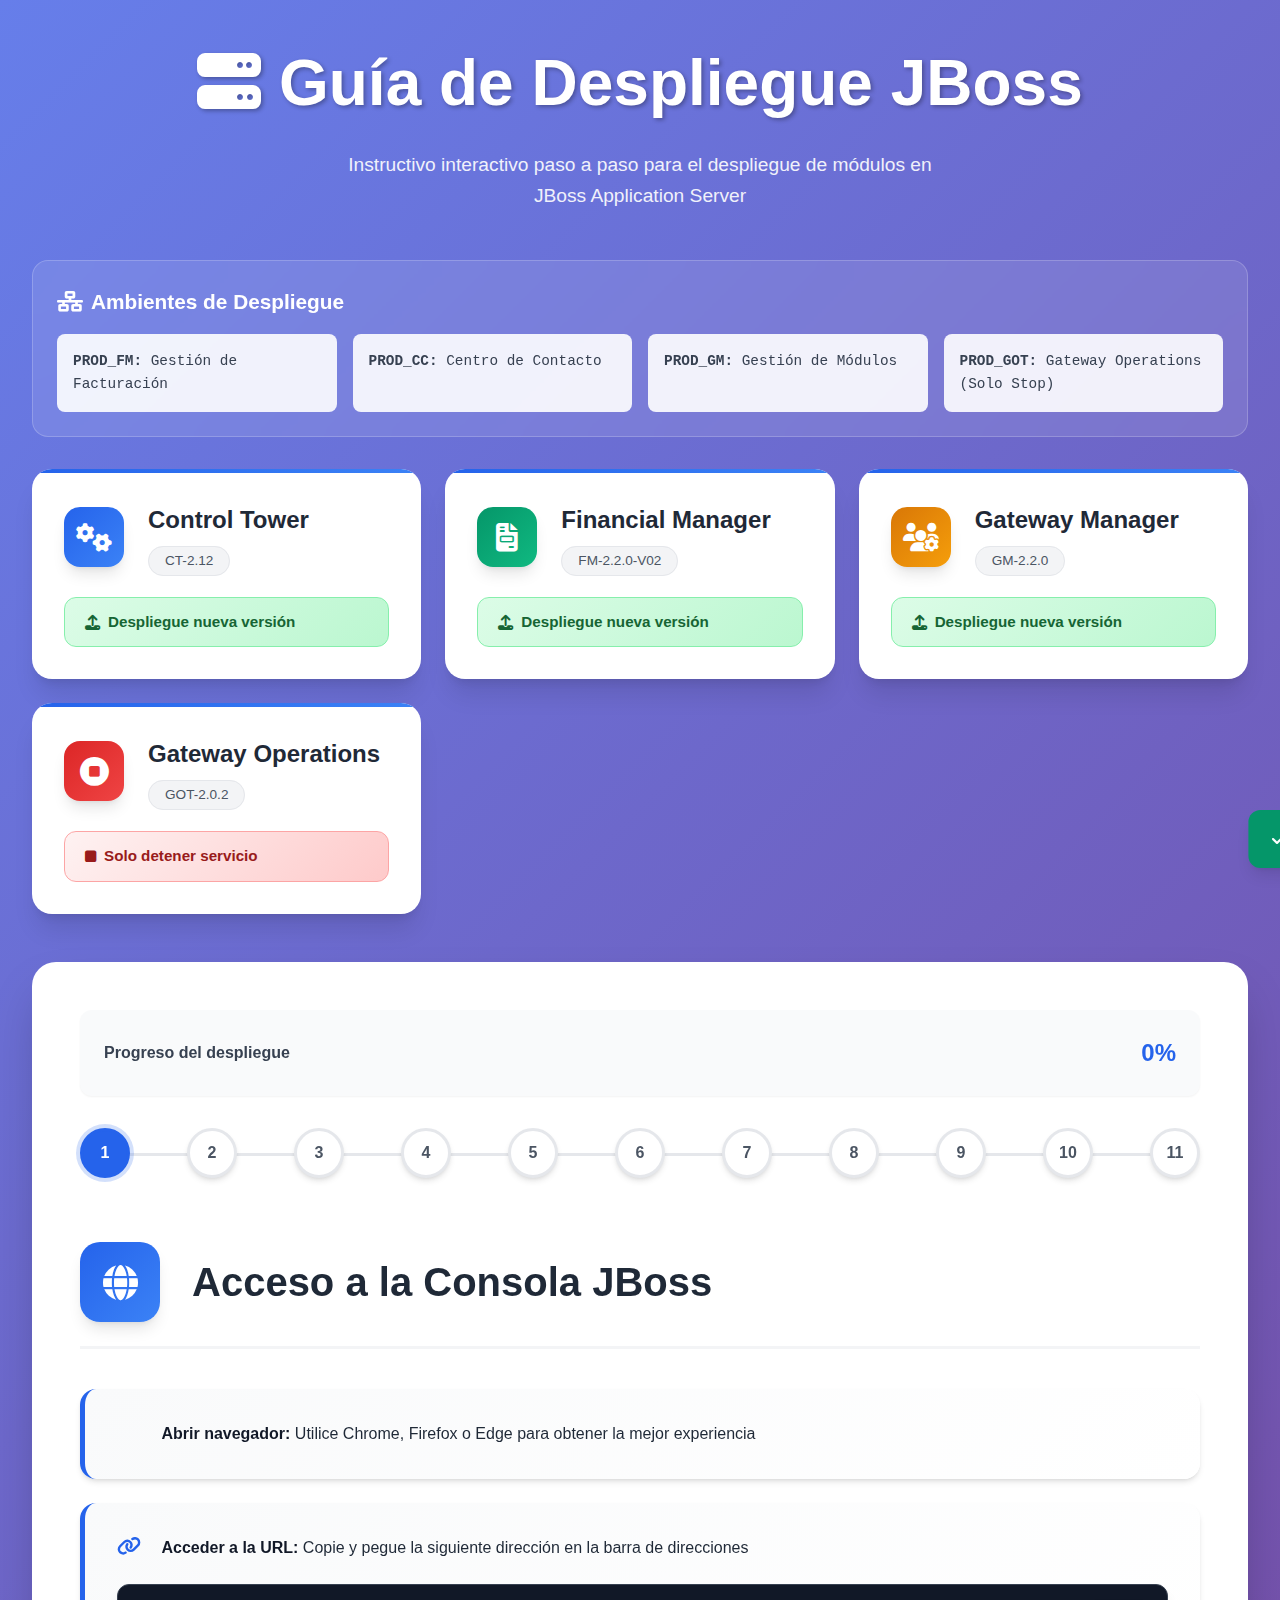
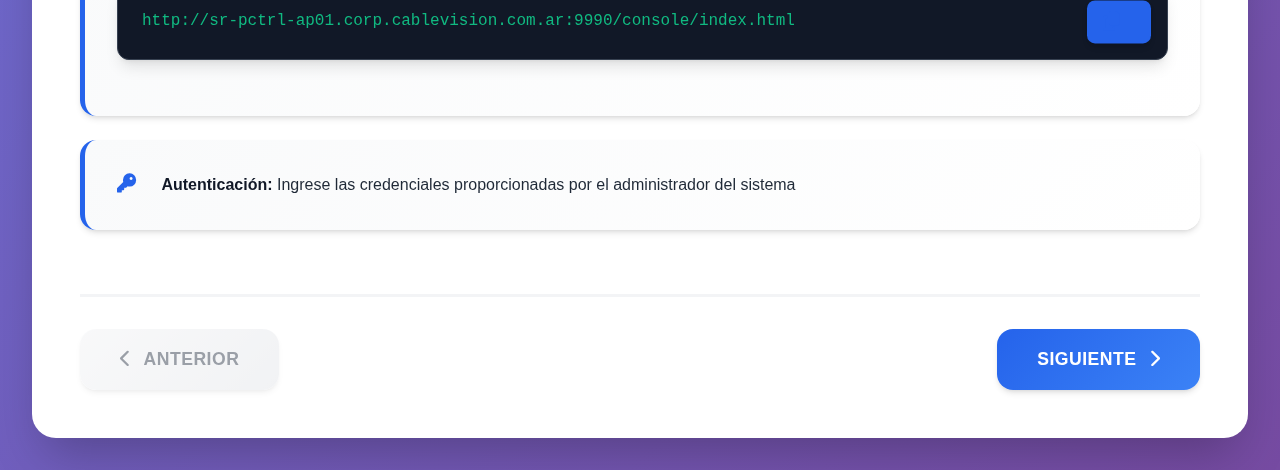
<file: deployment_final/index.html>
<!DOCTYPE html>
<html lang="es">
<head>
    <meta charset="UTF-8">
    <meta name="viewport" content="width=device-width, initial-scale=1.0">
    <title>Guía Interactiva - Despliegue JBoss</title>
    <meta name="description" content="Guía paso a paso para el despliegue de módulos en JBoss Application Server">
    <meta name="keywords" content="JBoss, deployment, WAR, Java, servidor aplicaciones">
    <link rel="stylesheet" href="https://cdnjs.cloudflare.com/ajax/libs/font-awesome/6.4.0/css/all.min.css">
    <style>
        * {
            margin: 0;
            padding: 0;
            box-sizing: border-box;
        }

        :root {
            --primary: #2563eb;
            --primary-dark: #1d4ed8;
            --primary-light: #3b82f6;
            --success: #059669;
            --success-light: #10b981;
            --warning: #d97706;
            --warning-light: #f59e0b;
            --danger: #dc2626;
            --danger-light: #ef4444;
            --info: #0891b2;
            --gray-50: #f9fafb;
            --gray-100: #f3f4f6;
            --gray-200: #e5e7eb;
            --gray-300: #d1d5db;
            --gray-400: #9ca3af;
            --gray-500: #6b7280;
            --gray-600: #4b5563;
            --gray-700: #374151;
            --gray-800: #1f2937;
            --gray-900: #111827;
            --blue-600: #2563eb;
            --green-600: #059669;
            --yellow-600: #d97706;
            --red-600: #dc2626;
            --shadow-sm: 0 1px 2px 0 rgb(0 0 0 / 0.05);
            --shadow: 0 1px 3px 0 rgb(0 0 0 / 0.1), 0 1px 2px -1px rgb(0 0 0 / 0.1);
            --shadow-md: 0 4px 6px -1px rgb(0 0 0 / 0.1), 0 2px 4px -2px rgb(0 0 0 / 0.1);
            --shadow-lg: 0 10px 15px -3px rgb(0 0 0 / 0.1), 0 4px 6px -4px rgb(0 0 0 / 0.1);
            --shadow-xl: 0 20px 25px -5px rgb(0 0 0 / 0.1), 0 8px 10px -6px rgb(0 0 0 / 0.1);
            --shadow-2xl: 0 25px 50px -12px rgb(0 0 0 / 0.25);
        }

        body {
            font-family: -apple-system, BlinkMacSystemFont, 'Segoe UI', Roboto, Oxygen, Ubuntu, Cantarell, sans-serif;
            background: linear-gradient(135deg, #667eea 0%, #764ba2 100%);
            min-height: 100vh;
            color: var(--gray-800);
            line-height: 1.6;
        }

        .container {
            max-width: 1400px;
            margin: 0 auto;
            padding: 2rem;
        }

        .header {
            text-align: center;
            margin-bottom: 3rem;
            color: white;
        }

        .header h1 {
            font-size: clamp(2.5rem, 5vw, 4rem);
            margin-bottom: 1rem;
            text-shadow: 2px 2px 4px rgba(0,0,0,0.3);
            font-weight: 700;
        }

        .header p {
            font-size: 1.2rem;
            opacity: 0.9;
            max-width: 600px;
            margin: 0 auto;
        }

        .environment-info {
            background: rgba(255, 255, 255, 0.1);
            backdrop-filter: blur(10px);
            border-radius: 16px;
            padding: 1.5rem;
            margin-bottom: 2rem;
            border: 1px solid rgba(255, 255, 255, 0.2);
        }

        .environment-info h3 {
            color: white;
            margin-bottom: 1rem;
            font-size: 1.3rem;
            display: flex;
            align-items: center;
            gap: 0.5rem;
        }

        .env-grid {
            display: grid;
            grid-template-columns: repeat(auto-fit, minmax(250px, 1fr));
            gap: 1rem;
        }

        .env-item {
            background: rgba(255, 255, 255, 0.9);
            padding: 1rem;
            border-radius: 8px;
            color: var(--gray-700);
            font-family: 'Courier New', monospace;
            font-size: 0.9rem;
        }

        .modules-grid {
            display: grid;
            grid-template-columns: repeat(auto-fit, minmax(320px, 1fr));
            gap: 1.5rem;
            margin-bottom: 3rem;
        }

        .module-card {
            background: white;
            border-radius: 20px;
            padding: 2rem;
            box-shadow: var(--shadow-xl);
            transition: all 0.3s cubic-bezier(0.4, 0, 0.2, 1);
            position: relative;
            overflow: hidden;
        }

        .module-card::before {
            content: '';
            position: absolute;
            top: 0;
            left: 0;
            right: 0;
            height: 4px;
            background: linear-gradient(90deg, var(--primary), var(--primary-light));
        }

        .module-card:hover {
            transform: translateY(-8px) scale(1.02);
            box-shadow: var(--shadow-2xl);
        }

        .module-header {
            display: flex;
            align-items: center;
            margin-bottom: 1.5rem;
        }

        .module-icon {
            width: 60px;
            height: 60px;
            border-radius: 16px;
            display: flex;
            align-items: center;
            justify-content: center;
            margin-right: 1.5rem;
            font-size: 1.8rem;
            color: white;
            box-shadow: var(--shadow-lg);
        }

        .module-icon.ct { 
            background: linear-gradient(135deg, var(--blue-600), var(--primary-light)); 
        }
        .module-icon.fm { 
            background: linear-gradient(135deg, var(--green-600), var(--success-light)); 
        }
        .module-icon.gm { 
            background: linear-gradient(135deg, var(--yellow-600), var(--warning-light)); 
        }
        .module-icon.got { 
            background: linear-gradient(135deg, var(--red-600), var(--danger-light)); 
        }

        .module-info h3 {
            font-size: 1.5rem;
            margin-bottom: 0.5rem;
            font-weight: 700;
        }

        .version-badge {
            background: var(--gray-100);
            padding: 0.4rem 1rem;
            border-radius: 25px;
            font-size: 0.85rem;
            color: var(--gray-600);
            font-weight: 500;
            border: 1px solid var(--gray-200);
        }

        .action-badge {
            margin-top: 1.5rem;
            padding: 0.75rem 1.25rem;
            border-radius: 12px;
            font-size: 0.95rem;
            font-weight: 600;
            display: flex;
            align-items: center;
            gap: 0.5rem;
        }

        .action-deploy {
            background: linear-gradient(135deg, #dcfce7, #bbf7d0);
            color: #166534;
            border: 1px solid #86efac;
        }

        .action-stop {
            background: linear-gradient(135deg, #fef2f2, #fecaca);
            color: #991b1b;
            border: 1px solid #fca5a5;
        }

        .main-content {
            background: white;
            border-radius: 24px;
            padding: 3rem;
            box-shadow: var(--shadow-2xl);
            backdrop-filter: blur(20px);
        }

        .progress-tracker {
            display: flex;
            justify-content: space-between;
            margin-bottom: 4rem;
            position: relative;
            flex-wrap: wrap;
            gap: 1rem;
        }

        .progress-line {
            position: absolute;
            top: 25px;
            left: 25px;
            right: 25px;
            height: 3px;
            background: var(--gray-200);
            z-index: 1;
            border-radius: 2px;
        }

        .progress-fill {
            height: 100%;
            background: linear-gradient(90deg, var(--primary), var(--primary-light));
            width: 0%;
            transition: width 0.8s cubic-bezier(0.4, 0, 0.2, 1);
            border-radius: 2px;
        }

        .step-indicator {
            width: 50px;
            height: 50px;
            border-radius: 50%;
            background: white;
            border: 3px solid var(--gray-200);
            display: flex;
            align-items: center;
            justify-content: center;
            font-weight: 700;
            color: var(--gray-600);
            position: relative;
            z-index: 2;
            transition: all 0.3s cubic-bezier(0.4, 0, 0.2, 1);
            cursor: pointer;
            box-shadow: var(--shadow-md);
            font-size: 1rem;
        }

        .step-indicator:hover {
            transform: scale(1.1);
            box-shadow: var(--shadow-lg);
        }

        .step-indicator.active {
            border-color: var(--primary);
            background: var(--primary);
            color: white;
            box-shadow: 0 0 0 4px rgba(37, 99, 235, 0.2);
        }

        .step-indicator.completed {
            border-color: var(--success);
            background: var(--success);
            color: white;
        }

        .step-indicator.completed::before {
            content: '✓';
            font-size: 1.2rem;
        }

        .step-content {
            display: none;
            opacity: 0;
            transform: translateX(20px);
            transition: all 0.5s cubic-bezier(0.4, 0, 0.2, 1);
        }

        .step-content.active {
            display: block;
            opacity: 1;
            transform: translateX(0);
        }

        .step-header {
            display: flex;
            align-items: center;
            margin-bottom: 2.5rem;
            padding-bottom: 1.5rem;
            border-bottom: 3px solid var(--gray-100);
        }

        .step-icon {
            width: 80px;
            height: 80px;
            border-radius: 20px;
            background: linear-gradient(135deg, var(--primary), var(--primary-light));
            color: white;
            display: flex;
            align-items: center;
            justify-content: center;
            font-size: 2.2rem;
            margin-right: 2rem;
            box-shadow: var(--shadow-lg);
        }

        .step-title {
            font-size: 2.5rem;
            color: var(--gray-800);
            font-weight: 700;
        }

        .instruction-list {
            list-style: none;
            display: grid;
            gap: 1.5rem;
        }

        .instruction-item {
            background: linear-gradient(135deg, var(--gray-50), #ffffff);
            padding: 2rem;
            border-radius: 16px;
            border-left: 5px solid var(--primary);
            box-shadow: var(--shadow-md);
            transition: all 0.3s cubic-bezier(0.4, 0, 0.2, 1);
            position: relative;
        }

        .instruction-item:hover {
            background: linear-gradient(135deg, #eff6ff, #dbeafe);
            transform: translateX(8px);
            box-shadow: var(--shadow-lg);
        }

        .instruction-item i {
            color: var(--primary);
            margin-right: 1rem;
            width: 24px;
            font-size: 1.2rem;
        }

        .instruction-item strong {
            color: var(--gray-900);
            font-weight: 600;
        }

        .url-box {
            background: var(--gray-900);
            color: #10b981;
            padding: 1.5rem;
            border-radius: 12px;
            font-family: 'SF Mono', 'Monaco', 'Inconsolata', 'Roboto Mono', monospace;
            margin: 1.5rem 0;
            position: relative;
            box-shadow: var(--shadow-lg);
            border: 1px solid var(--gray-700);
            overflow-x: auto;
        }

        .copy-btn {
            position: absolute;
            right: 1rem;
            top: 50%;
            transform: translateY(-50%);
            background: var(--primary);
            color: white;
            border: none;
            padding: 0.75rem;
            border-radius: 8px;
            cursor: pointer;
            transition: all 0.3s ease;
            box-shadow: var(--shadow-md);
            font-size: 0.9rem;
        }

        .copy-btn:hover {
            background: var(--primary-dark);
            transform: translateY(-50%) scale(1.05);
        }

        .copy-btn:active {
            transform: translateY(-50%) scale(0.95);
        }

        .copy-success {
            background: var(--success) !important;
            animation: pulse 0.3s ease;
        }

        @keyframes pulse {
            0%, 100% { transform: translateY(-50%) scale(1); }
            50% { transform: translateY(-50%) scale(1.1); }
        }

        .navigation {
            display: flex;
            justify-content: space-between;
            margin-top: 4rem;
            padding-top: 2rem;
            border-top: 3px solid var(--gray-100);
            gap: 1rem;
        }

        .nav-btn {
            padding: 1.25rem 2.5rem;
            border: none;
            border-radius: 16px;
            font-size: 1.1rem;
            font-weight: 700;
            cursor: pointer;
            transition: all 0.3s cubic-bezier(0.4, 0, 0.2, 1);
            display: flex;
            align-items: center;
            gap: 0.75rem;
            box-shadow: var(--shadow-md);
            text-transform: uppercase;
            letter-spacing: 0.5px;
        }

        .nav-btn:disabled {
            opacity: 0.5;
            cursor: not-allowed;
            transform: none;
        }

        .nav-btn:not(:disabled):hover {
            transform: translateY(-2px);
            box-shadow: var(--shadow-lg);
        }

        .nav-btn:not(:disabled):active {
            transform: translateY(0);
        }

        .nav-btn.prev {
            background: linear-gradient(135deg, var(--gray-100), var(--gray-200));
            color: var(--gray-700);
        }

        .nav-btn.prev:hover:not(:disabled) {
            background: linear-gradient(135deg, var(--gray-200), var(--gray-300));
        }

        .nav-btn.next {
            background: linear-gradient(135deg, var(--primary), var(--primary-light));
            color: white;
        }

        .nav-btn.next:hover:not(:disabled) {
            background: linear-gradient(135deg, var(--primary-dark), var(--primary));
        }

        .rollback-section {
            background: linear-gradient(135deg, #fef2f2, #fee2e2);
            border: 2px solid #fca5a5;
            border-radius: 16px;
            padding: 2.5rem;
            margin-top: 3rem;
            box-shadow: var(--shadow-lg);
        }

        .rollback-header {
            display: flex;
            align-items: center;
            margin-bottom: 1.5rem;
        }

        .rollback-icon {
            width: 60px;
            height: 60px;
            background: linear-gradient(135deg, var(--danger), var(--danger-light));
            color: white;
            border-radius: 16px;
            display: flex;
            align-items: center;
            justify-content: center;
            margin-right: 1.5rem;
            font-size: 1.8rem;
            box-shadow: var(--shadow-lg);
        }

        .rollback-section h3 {
            font-size: 1.5rem;
            color: var(--danger);
            font-weight: 700;
        }

        .rollback-section ol {
            padding-left: 2rem;
        }

        .rollback-section li {
            margin-bottom: 0.75rem;
            color: var(--gray-700);
            font-weight: 500;
        }

        .checklist {
            background: linear-gradient(135deg, #f0fdf4, #dcfce7);
            border: 2px solid #86efac;
            border-radius: 16px;
            padding: 2.5rem;
            margin-top: 3rem;
            box-shadow: var(--shadow-lg);
        }

        .checklist h4 {
            display: flex;
            align-items: center;
            gap: 0.75rem;
            margin-bottom: 1.5rem;
            font-size: 1.3rem;
            color: var(--success);
            font-weight: 700;
        }

        .checklist-item {
            display: flex;
            align-items: center;
            margin-bottom: 1.25rem;
            cursor: pointer;
            transition: all 0.3s ease;
            padding: 0.75rem;
            border-radius: 8px;
        }

        .checklist-item:hover {
            background: rgba(34, 197, 94, 0.1);
        }

        .checklist-item input[type="checkbox"] {
            width: 24px;
            height: 24px;
            margin-right: 1.25rem;
            accent-color: var(--success);
            cursor: pointer;
        }

        .checklist-item label {
            font-weight: 500;
            color: var(--gray-700);
            cursor: pointer;
            flex: 1;
        }

        .progress-summary {
            background: var(--gray-50);
            border-radius: 12px;
            padding: 1.5rem;
            margin-bottom: 2rem;
            display: flex;
            align-items: center;
            justify-content: space-between;
            box-shadow: var(--shadow-sm);
        }

        .progress-text {
            font-weight: 600;
            color: var(--gray-700);
        }

        .progress-percentage {
            font-size: 1.5rem;
            font-weight: 700;
            color: var(--primary);
        }

        .toast {
            position: fixed;
            bottom: 2rem;
            right: 2rem;
            background: var(--success);
            color: white;
            padding: 1rem 1.5rem;
            border-radius: 12px;
            box-shadow: var(--shadow-lg);
            transform: translateX(100%);
            transition: transform 0.3s ease;
            z-index: 1000;
            display: flex;
            align-items: center;
            gap: 0.5rem;
        }

        .toast.show {
            transform: translateX(0);
        }

        /* Media queries para responsividad */
        @media (max-width: 768px) {
            .container {
                padding: 1rem;
            }

            .header h1 {
                font-size: 2.5rem;
            }

            .step-header {
                flex-direction: column;
                text-align: center;
                gap: 1rem;
            }

            .step-icon {
                margin-right: 0;
                margin-bottom: 1rem;
            }

            .step-title {
                font-size: 2rem;
            }

            .progress-tracker {
                justify-content: center;
                gap: 0.5rem;
            }

            .step-indicator {
                width: 40px;
                height: 40px;
                font-size: 0.9rem;
            }

            .navigation {
                flex-direction: column;
            }

            .modules-grid {
                grid-template-columns: 1fr;
            }

            .main-content {
                padding: 2rem 1.5rem;
            }

            .url-box {
                font-size: 0.8rem;
                padding: 1rem;
            }

            .copy-btn {
                position: static;
                transform: none;
                margin-top: 1rem;
                width: 100%;
            }
        }

        .fade-in {
            animation: fadeIn 0.6s cubic-bezier(0.4, 0, 0.2, 1);
        }

        @keyframes fadeIn {
            from { 
                opacity: 0; 
                transform: translateY(30px); 
            }
            to { 
                opacity: 1; 
                transform: translateY(0); 
            }
        }

        .slide-in-right {
            animation: slideInRight 0.5s cubic-bezier(0.4, 0, 0.2, 1);
        }

        @keyframes slideInRight {
            from {
                opacity: 0;
                transform: translateX(50px);
            }
            to {
                opacity: 1;
                transform: translateX(0);
            }
        }

        .loading {
            display: inline-block;
            width: 20px;
            height: 20px;
            border: 3px solid rgba(255,255,255,.3);
            border-radius: 50%;
            border-top-color: #fff;
            animation: spin 1s ease-in-out infinite;
        }

        @keyframes spin {
            to { transform: rotate(360deg); }
        }
    </style>
</head>
<body>
    <div class="container">
        <div class="header">
            <h1><i class="fas fa-server"></i> Guía de Despliegue JBoss</h1>
            <p>Instructivo interactivo paso a paso para el despliegue de módulos en JBoss Application Server</p>
        </div>

        <div class="environment-info">
            <h3><i class="fas fa-network-wired"></i> Ambientes de Despliegue</h3>
            <div class="env-grid">
                <div class="env-item">
                    <strong>PROD_FM:</strong> Gestión de Facturación
                </div>
                <div class="env-item">
                    <strong>PROD_CC:</strong> Centro de Contacto
                </div>
                <div class="env-item">
                    <strong>PROD_GM:</strong> Gestión de Módulos
                </div>
                <div class="env-item">
                    <strong>PROD_GOT:</strong> Gateway Operations (Solo Stop)
                </div>
            </div>
        </div>

        <div class="modules-grid">
            <div class="module-card">
                <div class="module-header">
                    <div class="module-icon ct">
                        <i class="fas fa-cogs"></i>
                    </div>
                    <div class="module-info">
                        <h3>Control Tower</h3>
                        <span class="version-badge">CT-2.12</span>
                    </div>
                </div>
                <div class="action-badge action-deploy">
                    <i class="fas fa-upload"></i> Despliegue nueva versión
                </div>
            </div>

            <div class="module-card">
                <div class="module-header">
                    <div class="module-icon fm">
                        <i class="fas fa-file-invoice"></i>
                    </div>
                    <div class="module-info">
                        <h3>Financial Manager</h3>
                        <span class="version-badge">FM-2.2.0-V02</span>
                    </div>
                </div>
                <div class="action-badge action-deploy">
                    <i class="fas fa-upload"></i> Despliegue nueva versión
                </div>
            </div>

            <div class="module-card">
                <div class="module-header">
                    <div class="module-icon gm">
                        <i class="fas fa-users-cog"></i>
                    </div>
                    <div class="module-info">
                        <h3>Gateway Manager</h3>
                        <span class="version-badge">GM-2.2.0</span>
                    </div>
                </div>
                <div class="action-badge action-deploy">
                    <i class="fas fa-upload"></i> Despliegue nueva versión
                </div>
            </div>

            <div class="module-card">
                <div class="module-header">
                    <div class="module-icon got">
                        <i class="fas fa-stop-circle"></i>
                    </div>
                    <div class="module-info">
                        <h3>Gateway Operations</h3>
                        <span class="version-badge">GOT-2.0.2</span>
                    </div>
                </div>
                <div class="action-badge action-stop">
                    <i class="fas fa-stop"></i> Solo detener servicio
                </div>
            </div>
        </div>

        <div class="main-content">
            <div class="progress-summary">
                <div class="progress-text">Progreso del despliegue</div>
                <div class="progress-percentage" id="progressPercentage">0%</div>
            </div>

            <div class="progress-tracker">
                <div class="progress-line">
                    <div class="progress-fill" id="progressFill"></div>
                </div>
                <div class="step-indicator active" onclick="goToStep(0)" title="Acceso a consola">1</div>
                <div class="step-indicator" onclick="goToStep(1)" title="Panel principal">2</div>
                <div class="step-indicator" onclick="goToStep(2)" title="Server Groups">3</div>
                <div class="step-indicator" onclick="goToStep(3)" title="Detener servidor">4</div>
                <div class="step-indicator" onclick="goToStep(4)" title="Deployments">5</div>
                <div class="step-indicator" onclick="goToStep(5)" title="Deshabilitar WAR">6</div>
                <div class="step-indicator" onclick="goToStep(6)" title="Subir nuevo WAR">7</div>
                <div class="step-indicator" onclick="goToStep(7)" title="Seleccionar archivo">8</div>
                <div class="step-indicator" onclick="goToStep(8)" title="Confirmar carga">9</div>
                <div class="step-indicator" onclick="goToStep(9)" title="Iniciar servidor">10</div>
                <div class="step-indicator" onclick="goToStep(10)" title="Validación final">11</div>
            </div>

            <!-- Paso 1: Acceso a la Consola JBoss -->
            <div class="step-content active" id="step-0">
                <div class="step-header">
                    <div class="step-icon">
                        <i class="fas fa-globe"></i>
                    </div>
                    <h2 class="step-title">Acceso a la Consola JBoss</h2>
                </div>
                <ul class="instruction-list">
                    <li class="instruction-item">
                        <i class="fas fa-browser"></i>
                        <strong>Abrir navegador:</strong> Utilice Chrome, Firefox o Edge para obtener la mejor experiencia
                    </li>
                    <li class="instruction-item">
                        <i class="fas fa-link"></i>
                        <strong>Acceder a la URL:</strong> Copie y pegue la siguiente dirección en la barra de direcciones
                        <div class="url-box">
                            http://sr-pctrl-ap01.corp.cablevision.com.ar:9990/console/index.html
                            <button class="copy-btn" onclick="copyToClipboard('http://sr-pctrl-ap01.corp.cablevision.com.ar:9990/console/index.html')">
                                <i class="fas fa-copy"></i>
                            </button>
                        </div>
                    </li>
                    <li class="instruction-item">
                        <i class="fas fa-key"></i>
                        <strong>Autenticación:</strong> Ingrese las credenciales proporcionadas por el administrador del sistema
                    </li>
                </ul>
            </div>

            <!-- Paso 2: Panel Principal -->
            <div class="step-content" id="step-1">
                <div class="step-header">
                    <div class="step-icon">
                        <i class="fas fa-tachometer-alt"></i>
                    </div>
                    <h2 class="step-title">Panel Principal</h2>
                </div>
                <ul class="instruction-list">
                    <li class="instruction-item">
                        <i class="fas fa-eye"></i>
                        <strong>Dashboard principal:</strong> Una vez autenticado, verá el panel de control principal de JBoss
                    </li>
                    <li class="instruction-item">
                        <i class="fas fa-info-circle"></i>
                        <strong>Navegación:</strong> Familiarícese con la barra de menú superior y el panel lateral izquierdo
                    </li>
                    <li class="instruction-item">
                        <i class="fas fa-chart-line"></i>
                        <strong>Estado del sistema:</strong> Observe los indicadores de estado de los servidores en la vista general
                    </li>
                </ul>
            </div>

            <!-- Paso 3: Navegación a Server Groups -->
            <div class="step-content" id="step-2">
                <div class="step-header">
                    <div class="step-icon">
                        <i class="fas fa-play"></i>
                    </div>
                    <h2 class="step-title">Navegación a Runtime</h2>
                </div>
                <ul class="instruction-list">
                    <li class="instruction-item">
                        <i class="fas fa-mouse-pointer"></i>
                        <strong>Pestaña Runtime:</strong> Haga clic en la pestaña 'Runtime' en la barra de navegación superior
                    </li>
                    <li class="instruction-item">
                        <i class="fas fa-server"></i>
                        <strong>Server Groups:</strong> En el panel lateral izquierdo, seleccione 'Server Groups'
                    </li>
                    <li class="instruction-item">
                        <i class="fas fa-list"></i>
                        <strong>Vista de grupos:</strong> Se mostrará la lista completa de grupos de servidores disponibles
                    </li>
                </ul>
            </div>

            <!-- Paso 4: Detener Servidor -->
            <div class="step-content" id="step-3">
                <div class="step-header">
                    <div class="step-icon">
                        <i class="fas fa-stop"></i>
                    </div>
                    <h2 class="step-title">Detener Server Group</h2>
                </div>
                <ul class="instruction-list">
                    <li class="instruction-item">
                        <i class="fas fa-search"></i>
                        <strong>Seleccionar grupo:</strong> Identifique y seleccione el server group correspondiente (PROD_FM, PROD_GM, PROD_CC, o PROD_GOT)
                    </li>
                    <li class="instruction-item">
                        <i class="fas fa-chevron-down"></i>
                        <strong>Menú de acciones:</strong> Haga clic en la flecha desplegable ▼ ubicada a la derecha del nombre del server group
                    </li>
                    <li class="instruction-item">
                        <i class="fas fa-stop-circle"></i>
                        <strong>Detener servicio:</strong> Seleccione la opción 'Stop' del menú desplegable. Use 'Kill' si el servidor no responde normalmente
                    </li>
                    <li class="instruction-item">
                        <i class="fas fa-clock"></i>
                        <strong>Esperar confirmación:</strong> Aguarde hasta que el estado cambie a "Stopped" antes de continuar
                    </li>
                </ul>
            </div>

            <!-- Paso 5: Acceso a Deployments -->
            <div class="step-content" id="step-4">
                <div class="step-header">
                    <div class="step-icon">
                        <i class="fas fa-box"></i>
                    </div>
                    <h2 class="step-title">Acceso a Deployments</h2>
                </div>
                <ul class="instruction-list">
                    <li class="instruction-item">
                        <i class="fas fa-mouse-pointer"></i>
                        <strong>Pestaña Deployments:</strong> Haga clic en la pestaña 'Deployments' en la barra de navegación superior
                    </li>
                    <li class="instruction-item">
                        <i class="fas fa-list"></i>
                        <strong>Vista de despliegues:</strong> Se mostrará la lista completa de archivos WAR desplegados en el sistema
                    </li>
                    <li class="instruction-item">
                        <i class="fas fa-info-circle"></i>
                        <strong>Estado de los WAR:</strong> Observe los iconos de estado: verde (activo), gris (inactivo), rojo (error)
                    </li>
                </ul>
            </div>

            <!-- Paso 6: Deshabilitar WAR Anterior -->
            <div class="step-content" id="step-5">
                <div class="step-header">
                    <div class="step-icon">
                        <i class="fas fa-power-off"></i>
                    </div>
                    <h2 class="step-title">Deshabilitar WAR Anterior</h2>
                </div>
                <ul class="instruction-list">
                    <li class="instruction-item">
                        <i class="fas fa-search"></i>
                        <strong>Localizar WAR actual:</strong> Busque el archivo WAR de la versión actual (ejemplo: FM-2.2.0-V01.war)
                    </li>
                    <li class="instruction-item">
                        <i class="fas fa-mouse-pointer"></i>
                        <strong>Seleccionar archivo:</strong> Haga clic en el nombre del archivo WAR para seleccionarlo
                    </li>
                    <li class="instruction-item">
                        <i class="fas fa-ban"></i>
                        <strong>Deshabilitar:</strong> Haga clic en el botón 'Disable' en la sección de acciones
                    </li>
                    <li class="instruction-item">
                        <i class="fas fa-check-circle"></i>
                        <strong>Confirmar acción:</strong> Confirme la deshabilitación en el diálogo de confirmación
                    </li>
                </ul>
            </div>

            <!-- Paso 7: Subir Nuevo WAR -->
            <div class="step-content" id="step-6">
                <div class="step-header">
                    <div class="step-icon">
                        <i class="fas fa-upload"></i>
                    </div>
                    <h2 class="step-title">Subir Nuevo WAR</h2>
                </div>
                <ul class="instruction-list">
                    <li class="instruction-item">
                        <i class="fas fa-plus"></i>
                        <strong>Nuevo deployment:</strong> Haga clic en el botón 'Add' o '+ Add Deployment' en la parte superior
                    </li>
                    <li class="instruction-item">
                        <i class="fas fa-upload"></i>
                        <strong>Tipo de carga:</strong> Seleccione 'Upload a new deployment' en el diálogo que aparece
                    </li>
                    <li class="instruction-item">
                        <i class="fas fa-folder-open"></i>
                        <strong>Seleccionar archivo:</strong> Haga clic en 'Choose File' o 'Browse' para seleccionar el nuevo archivo WAR
                    </li>
                    <li class="instruction-item">
                        <i class="fas fa-info-circle"></i>
                        <strong>Verificar archivo:</strong> Asegúrese de seleccionar la versión correcta del WAR (ejemplo: FM-2.2.0-V02.war)
                    </li>
                </ul>
            </div>

            <!-- Paso 8: Seleccionar Archivo WAR -->
            <div class="step-content" id="step-7">
                <div class="step-header">
                    <div class="step-icon">
                        <i class="fas fa-file-archive"></i>
                    </div>
                    <h2 class="step-title">Seleccionar Archivo WAR</h2>
                </div>
                <ul class="instruction-list">
                    <li class="instruction-item">
                        <i class="fas fa-folder"></i>
                        <strong>Navegador de archivos:</strong> Se abrirá el explorador de archivos del sistema operativo
                    </li>
                    <li class="instruction-item">
                        <i class="fas fa-search"></i>
                        <strong>Ubicar archivo:</strong> Navegue hasta la carpeta donde se encuentra el nuevo archivo WAR
                    </li>
                    <li class="instruction-item">
                        <i class="fas fa-file-check"></i>
                        <strong>Verificar versión:</strong> Confirme que está seleccionando la versión correcta del WAR
                    </li>
                    <li class="instruction-item">
                        <i class="fas fa-mouse-pointer"></i>
                        <strong>Seleccionar:</strong> Haga clic en el archivo WAR y luego en 'Abrir' o 'Open'
                    </li>
                </ul>
            </div>

            <!-- Paso 9: Confirmar Carga -->
            <div class="step-content" id="step-8">
                <div class="step-header">
                    <div class="step-icon">
                        <i class="fas fa-check"></i>
                    </div>
                    <h2 class="step-title">Confirmar Carga del WAR</h2>
                </div>
                <ul class="instruction-list">
                    <li class="instruction-item">
                        <i class="fas fa-eye"></i>
                        <strong>Revisar detalles:</strong> Verifique que el nombre del archivo y el tamaño sean correctos
                    </li>
                    <li class="instruction-item">
                        <i class="fas fa-cogs"></i>
                        <strong>Configuración:</strong> Mantenga las configuraciones por defecto a menos que se especifique lo contrario
                    </li>
                    <li class="instruction-item">
                        <i class="fas fa-upload"></i>
                        <strong>Iniciar carga:</strong> Haga clic en 'Next' o 'Upload' para comenzar la transferencia del archivo
                    </li>
                    <li class="instruction-item">
                        <i class="fas fa-progress-bar"></i>
                        <strong>Monitorear progreso:</strong> Observe la barra de progreso durante la carga del archivo
                    </li>
                </ul>
            </div>

            <!-- Paso 10: Iniciar Servidor -->
            <div class="step-content" id="step-9">
                <div class="step-header">
                    <div class="step-icon">
                        <i class="fas fa-play-circle"></i>
                    </div>
                    <h2 class="step-title">Iniciar Server Group</h2>
                </div>
                <ul class="instruction-list">
                    <li class="instruction-item">
                        <i class="fas fa-arrow-left"></i>
                        <strong>Volver a Runtime:</strong> Regrese a la sección 'Runtime' > 'Server Groups'
                    </li>
                    <li class="instruction-item">
                        <i class="fas fa-search"></i>
                        <strong>Localizar grupo:</strong> Busque el server group que detuvo anteriormente
                    </li>
                    <li class="instruction-item">
                        <i class="fas fa-chevron-down"></i>
                        <strong>Menú de acciones:</strong> Haga clic en la flecha desplegable ▼ del server group
                    </li>
                    <li class="instruction-item">
                        <i class="fas fa-play"></i>
                        <strong>Iniciar servicio:</strong> Seleccione 'Start' del menú desplegable
                    </li>
                    <li class="instruction-item">
                        <i class="fas fa-clock"></i>
                        <strong>Esperar confirmación:</strong> Aguarde hasta que el estado cambie a "Running"
                    </li>
                </ul>
            </div>

            <!-- Paso 11: Validación Final -->
            <div class="step-content" id="step-10">
                <div class="step-header">
                    <div class="step-icon">
                        <i class="fas fa-check-circle"></i>
                    </div>
                    <h2 class="step-title">Validación Final</h2>
                </div>
                <ul class="instruction-list">
                    <li class="instruction-item">
                        <i class="fas fa-list-check"></i>
                        <strong>Verificar estado:</strong> Confirme que el server group muestre estado "Running" con indicador verde
                    </li>
                    <li class="instruction-item">
                        <i class="fas fa-box"></i>
                        <strong>Verificar deployment:</strong> En la sección Deployments, confirme que el nuevo WAR esté "Enabled"
                    </li>
                    <li class="instruction-item">
                        <i class="fas fa-globe"></i>
                        <strong>Prueba funcional:</strong> Acceda a la aplicación desde el navegador para verificar funcionamiento
                    </li>
                    <li class="instruction-item">
                        <i class="fas fa-file-alt"></i>
                        <strong>Documentar cambios:</strong> Registre la versión desplegada y la fecha en la documentación correspondiente
                    </li>
                </ul>

                <div class="checklist">
                    <h4><i class="fas fa-tasks"></i> Checklist de Validación</h4>
                    <div class="checklist-item">
                        <input type="checkbox" id="check1">
                        <label for="check1">Server group en estado "Running"</label>
                    </div>
                    <div class="checklist-item">
                        <input type="checkbox" id="check2">
                        <label for="check2">Nuevo WAR desplegado y habilitado</label>
                    </div>
                    <div class="checklist-item">
                        <input type="checkbox" id="check3">
                        <label for="check3">WAR anterior deshabilitado</label>
                    </div>
                    <div class="checklist-item">
                        <input type="checkbox" id="check4">
                        <label for="check4">Aplicación responde correctamente</label>
                    </div>
                    <div class="checklist-item">
                        <input type="checkbox" id="check5">
                        <label for="check5">Logs sin errores críticos</label>
                    </div>
                    <div class="checklist-item">
                        <input type="checkbox" id="check6">
                        <label for="check6">Documentación actualizada</label>
                    </div>
                </div>

                <div class="rollback-section">
                    <div class="rollback-header">
                        <div class="rollback-icon">
                            <i class="fas fa-undo"></i>
                        </div>
                        <h3>Procedimiento de Rollback</h3>
                    </div>
                    <p><strong>En caso de problemas con el nuevo despliegue:</strong></p>
                    <ol>
                        <li>Detener el server group afectado</li>
                        <li>Deshabilitar el nuevo WAR problemático</li>
                        <li>Habilitar la versión anterior del WAR</li>
                        <li>Reiniciar el server group</li>
                        <li>Verificar que la aplicación funcione correctamente</li>
                        <li>Documentar el incidente y la causa del rollback</li>
                    </ol>
                </div>
            </div>

            <div class="navigation">
                <button class="nav-btn prev" onclick="previousStep()" id="prevBtn" disabled>
                    <i class="fas fa-chevron-left"></i> Anterior
                </button>
                <button class="nav-btn next" onclick="nextStep()" id="nextBtn">
                    Siguiente <i class="fas fa-chevron-right"></i>
                </button>
            </div>
        </div>
    </div>

    <div class="toast" id="toast">
        <i class="fas fa-check"></i>
        <span id="toastMessage">¡Paso completado!</span>
    </div>

    <script>
        let currentStep = 0;
        const totalSteps = 11;

        function updateProgress() {
            const percentage = Math.round((currentStep / totalSteps) * 100);
            document.getElementById('progressPercentage').textContent = percentage + '%';
            document.getElementById('progressFill').style.width = percentage + '%';
        }

        function updateStepIndicators() {
            const indicators = document.querySelectorAll('.step-indicator');
            indicators.forEach((indicator, index) => {
                indicator.classList.remove('active', 'completed');
                if (index === currentStep) {
                    indicator.classList.add('active');
                } else if (index < currentStep) {
                    indicator.classList.add('completed');
                }
            });
        }

        function showStep(stepIndex) {
            // Ocultar todos los pasos
            document.querySelectorAll('.step-content').forEach(step => {
                step.classList.remove('active');
            });

            // Mostrar el paso actual
            const currentStepElement = document.getElementById(`step-${stepIndex}`);
            if (currentStepElement) {
                currentStepElement.classList.add('active', 'fade-in');
            }

            updateStepIndicators();
            updateProgress();
            updateNavigationButtons();
        }

        function updateNavigationButtons() {
            const prevBtn = document.getElementById('prevBtn');
            const nextBtn = document.getElementById('nextBtn');

            prevBtn.disabled = currentStep === 0;
            
            if (currentStep === totalSteps) {
                nextBtn.textContent = 'Finalizar';
                nextBtn.innerHTML = '<i class="fas fa-flag-checkered"></i> Finalizar';
            } else {
                nextBtn.innerHTML = 'Siguiente <i class="fas fa-chevron-right"></i>';
            }
        }

        function nextStep() {
            if (currentStep < totalSteps) {
                currentStep++;
                showStep(currentStep);
                showToast('Paso completado con éxito');
            } else {
                showToast('¡Despliegue completado exitosamente!', 'success');
            }
        }

        function previousStep() {
            if (currentStep > 0) {
                currentStep--;
                showStep(currentStep);
            }
        }

        function goToStep(stepIndex) {
            if (stepIndex >= 0 && stepIndex <= totalSteps) {
                currentStep = stepIndex;
                showStep(currentStep);
            }
        }

        function showToast(message, type = 'success') {
            const toast = document.getElementById('toast');
            const toastMessage = document.getElementById('toastMessage');
            
            toastMessage.textContent = message;
            toast.classList.add('show');
            
            setTimeout(() => {
                toast.classList.remove('show');
            }, 3000);
        }

        function copyToClipboard(text) {
            navigator.clipboard.writeText(text).then(() => {
                const copyBtn = event.target.closest('.copy-btn');
                const originalHTML = copyBtn.innerHTML;
                
                copyBtn.classList.add('copy-success');
                copyBtn.innerHTML = '<i class="fas fa-check"></i>';
                
                setTimeout(() => {
                    copyBtn.classList.remove('copy-success');
                    copyBtn.innerHTML = originalHTML;
                }, 2000);
                
                showToast('URL copiada al portapapeles');
            }).catch(() => {
                showToast('Error al copiar URL', 'error');
            });
        }

        // Inicializar la aplicación
        document.addEventListener('DOMContentLoaded', function() {
            showStep(0);
            
            // Agregar eventos a los checkboxes
            document.querySelectorAll('.checklist-item input[type="checkbox"]').forEach(checkbox => {
                checkbox.addEventListener('change', function() {
                    if (this.checked) {
                        showToast('Item validado correctamente');
                    }
                });
            });

            // Agregar eventos de teclado para navegación
            document.addEventListener('keydown', function(e) {
                if (e.key === 'ArrowLeft' || e.key === 'ArrowUp') {
                    e.preventDefault();
                    previousStep();
                } else if (e.key === 'ArrowRight' || e.key === 'ArrowDown') {
                    e.preventDefault();
                    nextStep();
                }
            });
        });

        // Agregar interactividad a las cards de módulos
        document.querySelectorAll('.module-card').forEach(card => {
            card.addEventListener('click', function() {
                this.style.transform = 'scale(1.05)';
                setTimeout(() => {
                    this.style.transform = '';
                }, 200);
            });
        });
    </script>
</body>
</html>
</file>
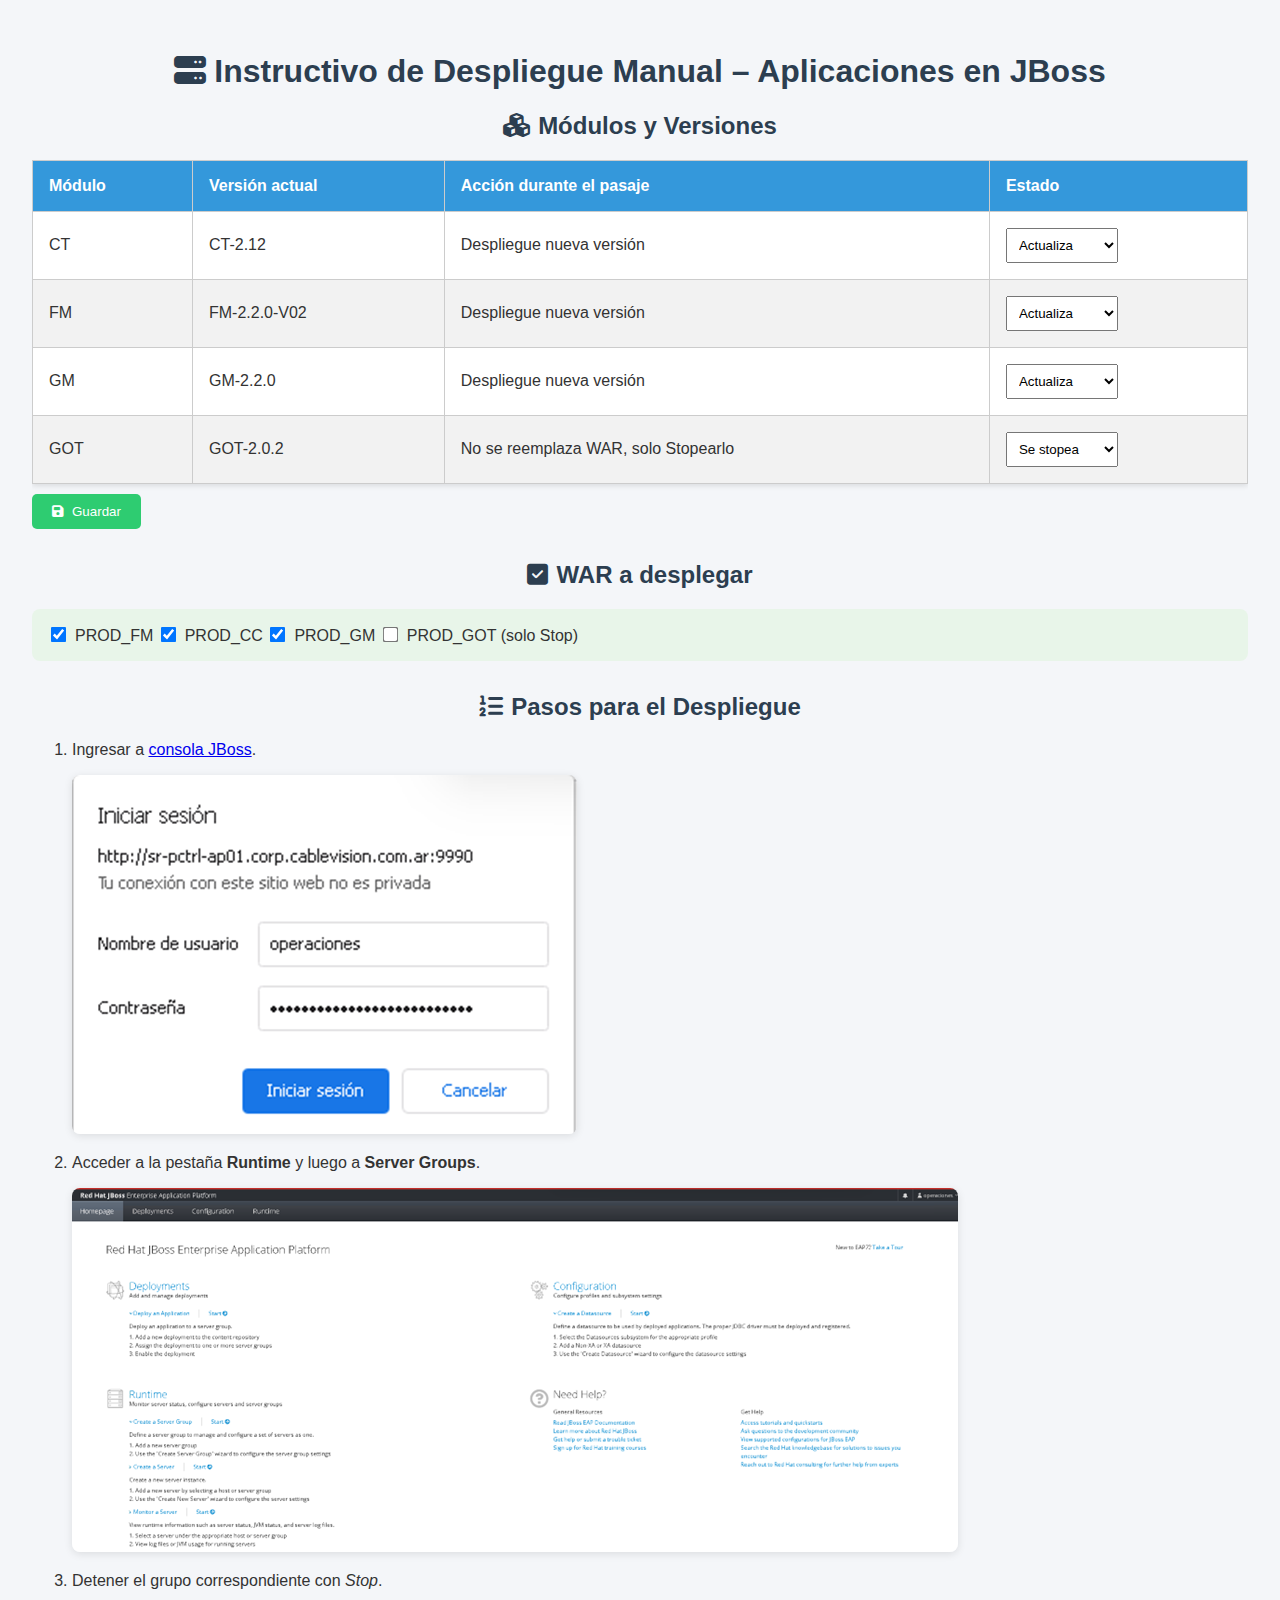
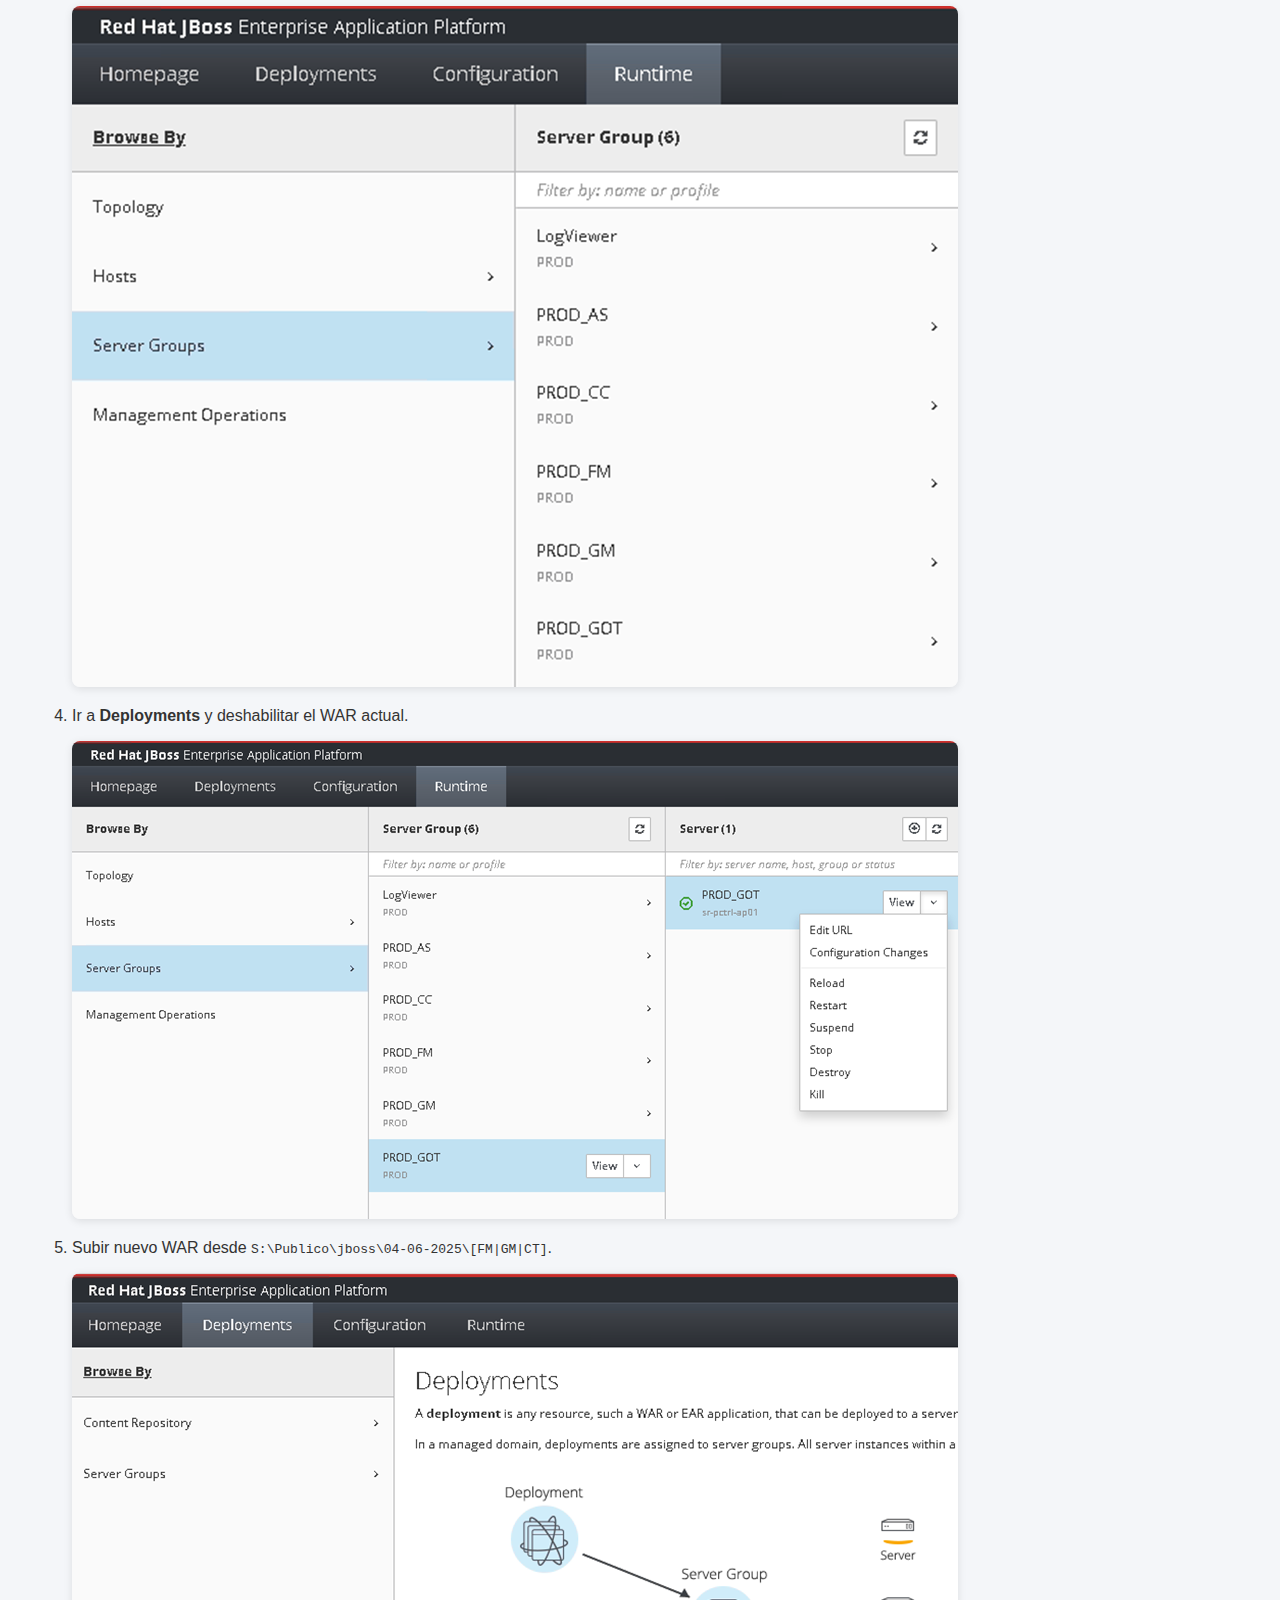
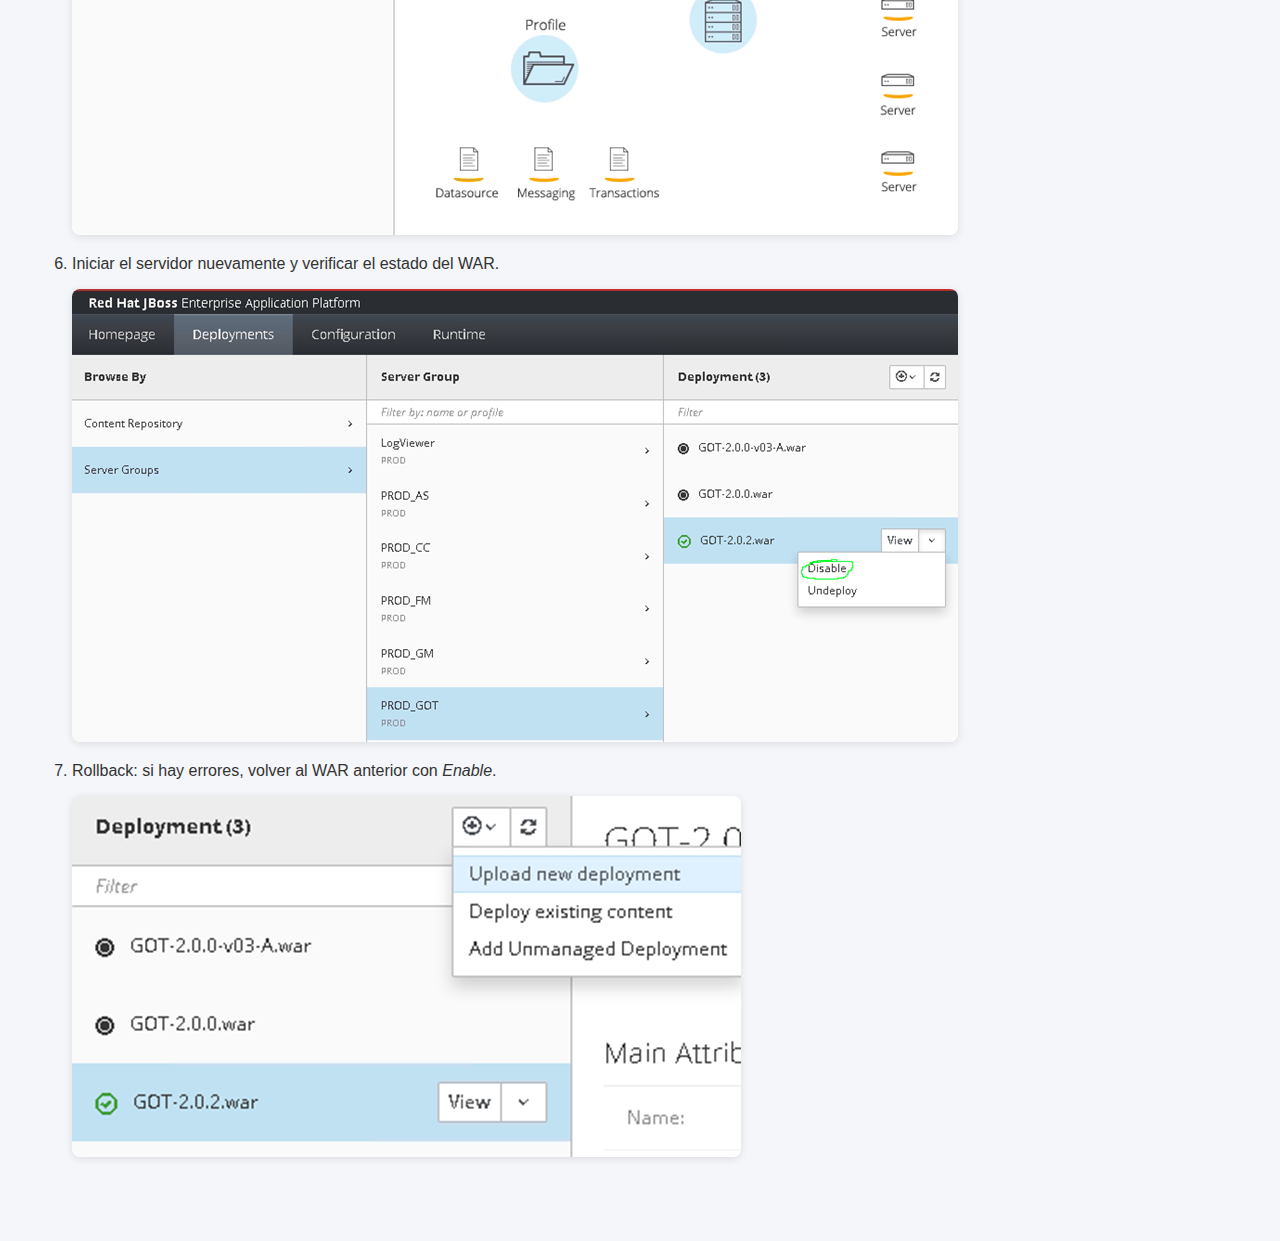
<file: instructivo_limpio/index.html>
<!DOCTYPE html>
<html lang="es">
<head>
  <meta charset="UTF-8">
  <meta name="viewport" content="width=device-width, initial-scale=1.0">
  <title>Instructivo de Despliegue Manual - JBoss</title>
  <link rel="stylesheet" href="https://cdnjs.cloudflare.com/ajax/libs/font-awesome/6.5.0/css/all.min.css">
  <style>
    body { font-family: 'Segoe UI', sans-serif; margin: 0; padding: 2rem; background: #f4f6f9; color: #333; }
    h1, h2 { text-align: center; color: #2c3e50; }
    .table-container { overflow-x: auto; margin-bottom: 2rem; }
    table { width: 100%; border-collapse: collapse; background: #fff; box-shadow: 0 2px 5px rgba(0,0,0,0.1); }
    th, td { border: 1px solid #ccc; padding: 1rem; text-align: left; }
    th { background: #3498db; color: white; }
    tr:nth-child(even) { background-color: #f2f2f2; }
    .button { padding: 10px 20px; background: #2ecc71; color: white; border: none; border-radius: 5px; cursor: pointer; margin-top: 10px; }
    .button:hover { background: #27ae60; }
    .war-selector { padding: 1rem; background: #e8f5e9; border-radius: 8px; margin-bottom: 2rem; }
    .war-selector input[type="checkbox"] { transform: scale(1.2); margin-right: 10px; }
    .section { margin-bottom: 2rem; }
    .icon { margin-right: 8px; }
    select { padding: 0.5rem; }
    img { max-width: 100%; margin: 1rem 0; border-radius: 8px; box-shadow: 0 2px 8px rgba(0,0,0,0.1); }
  </style>
</head>
<body>
  <h1><i class="fas fa-server icon"></i>Instructivo de Despliegue Manual – Aplicaciones en JBoss</h1>

  <div class="section">
    <h2><i class="fas fa-cubes icon"></i>Módulos y Versiones</h2>
    <div class="table-container">
      <table id="modulos-table">
        <thead>
          <tr>
            <th>Módulo</th>
            <th>Versión actual</th>
            <th>Acción durante el pasaje</th>
            <th>Estado</th>
          </tr>
        </thead>
        <tbody>
          <tr>
            <td>CT</td><td>CT-2.12</td><td>Despliegue nueva versión</td>
            <td><select><option>Actualiza</option><option>No actualiza</option><option>Se stopea</option></select></td>
          </tr>
          <tr>
            <td>FM</td><td>FM-2.2.0-V02</td><td>Despliegue nueva versión</td>
            <td><select><option>Actualiza</option><option>No actualiza</option><option>Se stopea</option></select></td>
          </tr>
          <tr>
            <td>GM</td><td>GM-2.2.0</td><td>Despliegue nueva versión</td>
            <td><select><option>Actualiza</option><option>No actualiza</option><option>Se stopea</option></select></td>
          </tr>
          <tr>
            <td>GOT</td><td>GOT-2.0.2</td><td>No se reemplaza WAR, solo Stopearlo</td>
            <td><select><option>Actualiza</option><option>No actualiza</option><option selected>Se stopea</option></select></td>
          </tr>
        </tbody>
      </table>
      <button class="button" onclick="guardarCambios()"><i class="fas fa-save icon"></i>Guardar</button>
    </div>
  </div>

  <div class="section">
    <h2><i class="fas fa-check-square icon"></i>WAR a desplegar</h2>
    <div class="war-selector">
      <label><input type="checkbox" checked>PROD_FM</label>
      <label><input type="checkbox" checked>PROD_CC</label>
      <label><input type="checkbox" checked>PROD_GM</label>
      <label><input type="checkbox">PROD_GOT (solo Stop)</label>
    </div>
  </div>

  <div class="section">
    <h2><i class="fas fa-list-ol icon"></i>Pasos para el Despliegue</h2>
    <ol>
      <li>Ingresar a <a href="http://sr-pctrl-ap01.corp.cablevision.com.ar:9990/console/index.html" target="_blank">consola JBoss</a>.</li>
      <img src="images/a.png" alt="Paso 1">
      <li>Acceder a la pestaña <strong>Runtime</strong> y luego a <strong>Server Groups</strong>.</li>
      <img src="images/b.png" alt="Paso 2">
      <li>Detener el grupo correspondiente con <em>Stop</em>.</li>
      <img src="images/c.png" alt="Paso 3">
      <li>Ir a <strong>Deployments</strong> y deshabilitar el WAR actual.</li>
      <img src="images/d.png" alt="Paso 4">
      <li>Subir nuevo WAR desde <code>S:\Publico\jboss\04-06-2025\[FM|GM|CT]</code>.</li>
      <img src="images/e.png" alt="Paso 5">
      <li>Iniciar el servidor nuevamente y verificar el estado del WAR.</li>
      <img src="images/f.png" alt="Paso 6">
      <li>Rollback: si hay errores, volver al WAR anterior con <em>Enable</em>.</li>
      <img src="images/g.png" alt="Paso 7">
    </ol>
  </div>

  <script>
    function guardarCambios() {
      alert('Cambios guardados. Puedes conectar esto con git-auto.js si deseas guardar en backend.');
    }
  </script>
  <script src="js/git-auto.js"></script>
</body>
</html>
</file>
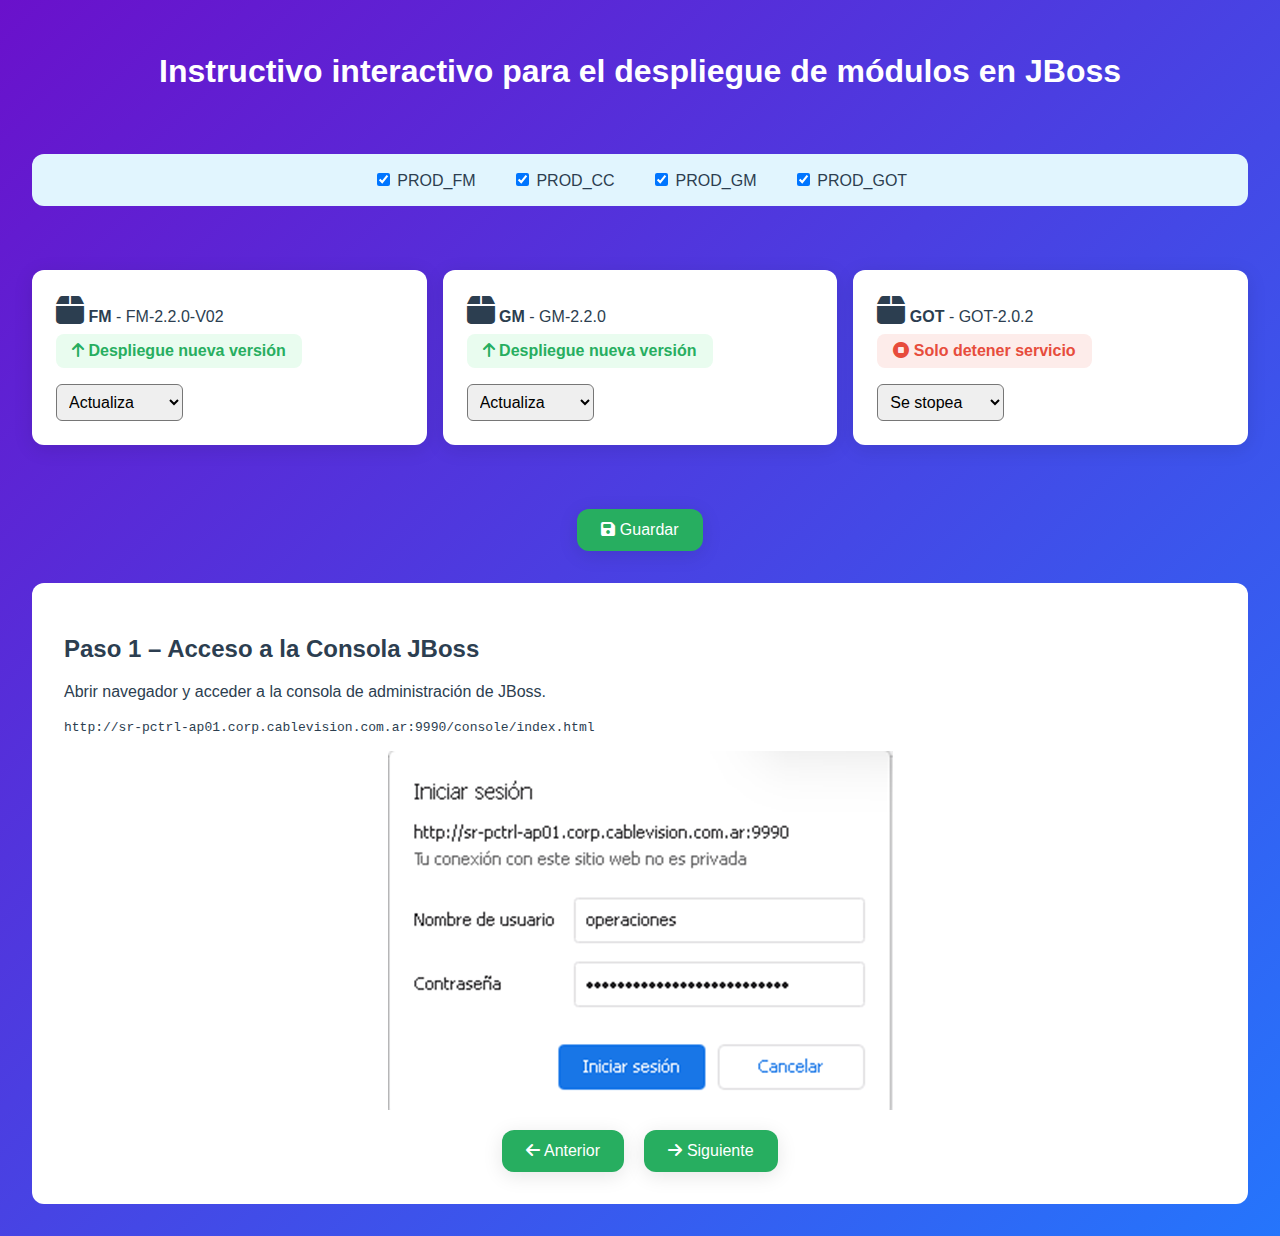
<file: instructivo_moderno/index.html>
<!DOCTYPE html>
<html lang="es">
<head>
  <meta charset="UTF-8" />
  <meta name="viewport" content="width=device-width, initial-scale=1.0" />
  <title>Instructivo Profesional - JBoss</title>
  <link rel="stylesheet" href="https://cdnjs.cloudflare.com/ajax/libs/font-awesome/6.5.0/css/all.min.css" />
  <link rel="stylesheet" href="style.css" />
</head>
<body>
  <h1>Instructivo interactivo para el despliegue de módulos en JBoss</h1>

  <div class="env-selector">
    <label><input type="checkbox" data-env="PROD_FM" checked> PROD_FM</label>
    <label><input type="checkbox" data-env="PROD_CC" checked> PROD_CC</label>
    <label><input type="checkbox" data-env="PROD_GM" checked> PROD_GM</label>
    <label><input type="checkbox" data-env="PROD_GOT" checked> PROD_GOT</label>
  </div>

  <div class="cards">
    <div class="card" data-module="CT">
      <div><i class="fas fa-box card-icon"></i> <strong>CT</strong> - CT-2.12</div>
      <div class="status">⬆️ Despliegue nueva versión</div>
      <select data-module="CT">
        <option>Actualiza</option>
        <option>No actualiza</option>
        <option>Se stopea</option>
      </select>
    </div>
    <div class="card" data-module="FM">
      <div><i class="fas fa-box card-icon"></i> <strong>FM</strong> - FM-2.2.0-V02</div>
      <div class="status">⬆️ Despliegue nueva versión</div>
      <select data-module="FM">
        <option>Actualiza</option>
        <option>No actualiza</option>
        <option>Se stopea</option>
      </select>
    </div>
    <div class="card" data-module="GM">
      <div><i class="fas fa-box card-icon"></i> <strong>GM</strong> - GM-2.2.0</div>
      <div class="status">⬆️ Despliegue nueva versión</div>
      <select data-module="GM">
        <option>Actualiza</option>
        <option>No actualiza</option>
        <option>Se stopea</option>
      </select>
    </div>
    <div class="card" data-module="GOT">
      <div><i class="fas fa-box card-icon"></i> <strong>GOT</strong> - GOT-2.0.2</div>
      <div class="status">⛔ Solo detener servicio</div>
      <select data-module="GOT">
        <option>Actualiza</option>
        <option>No actualiza</option>
        <option selected>Se stopea</option>
      </select>
    </div>
  </div>

  <div class="button-container">
    <button class="button" id="guardar-btn"><i class="fas fa-save"></i> Guardar</button>
  </div>

  <div class="steps">
    
    <div class="step-image" id="step-1" style="display: block;">
      <h2>Paso 1 – Acceso a la Consola JBoss</h2>
      <p>Abrir navegador y acceder a la consola de administración de JBoss.</p>
      <p><code>http://sr-pctrl-ap01.corp.cablevision.com.ar:9990/console/index.html</code></p>
      <div style="text-align: center;">
        <img src="images/a.png" alt="Acceso a la Consola JBoss" style="max-width:80%; cursor: pointer;" onclick="ampliarImagen(this.src)" />
      </div>
    </div>
    
    <div class="step-image" id="step-2" style="display: none;">
      <h2>Paso 2 – Panel principal</h2>
      <p>Una vez dentro, se mostrará el panel principal.</p>
      
      <div style="text-align: center;">
        <img src="images/b.png" alt="Panel principal" style="max-width:80%; cursor: pointer;" onclick="ampliarImagen(this.src)" />
      </div>
    </div>
    
    <div class="step-image" id="step-3" style="display: none;">
      <h2>Paso 3 – Ir a Runtime y Server Groups</h2>
      <p>Seleccionar la pestaña 'Runtime' y hacer clic en 'Server Groups'.</p>
      
      <div style="text-align: center;">
        <img src="images/c.png" alt="Ir a Runtime y Server Groups" style="max-width:80%; cursor: pointer;" onclick="ampliarImagen(this.src)" />
      </div>
    </div>
    
    <div class="step-image" id="step-4" style="display: none;">
      <h2>Paso 4 – Detener grupo de servidor</h2>
      <p>Seleccionar el grupo de servidor correspondiente y presionar 'Stop'.</p>
      
      <div style="text-align: center;">
        <img src="images/d.png" alt="Detener grupo de servidor" style="max-width:80%; cursor: pointer;" onclick="ampliarImagen(this.src)" />
      </div>
    </div>
    
    <div class="step-image" id="step-5" style="display: none;">
      <h2>Paso 5 – Ir a la pestaña Deployments</h2>
      <p>Desde el panel superior, navegar a 'Deployments'.</p>
      
      <div style="text-align: center;">
        <img src="images/e.png" alt="Ir a la pestaña Deployments" style="max-width:80%; cursor: pointer;" onclick="ampliarImagen(this.src)" />
      </div>
    </div>
    
    <div class="step-image" id="step-6" style="display: none;">
      <h2>Paso 6 – Deshabilitar WAR actual</h2>
      <p>Identificar el WAR activo (ícono verde) y hacer clic en 'Disable'.</p>
      
      <div style="text-align: center;">
        <img src="images/f.png" alt="Deshabilitar WAR actual" style="max-width:80%; cursor: pointer;" onclick="ampliarImagen(this.src)" />
      </div>
    </div>
    
    <div class="step-image" id="step-7" style="display: none;">
      <h2>Paso 7 – Subir nuevo archivo WAR</h2>
      <p>Hacer clic en 'Upload new deployment'.</p>
      
      <div style="text-align: center;">
        <img src="images/g.png" alt="Subir nuevo archivo WAR" style="max-width:80%; cursor: pointer;" onclick="ampliarImagen(this.src)" />
      </div>
    </div>
    
    <div class="step-image" id="step-8" style="display: none;">
      <h2>Paso 8 – Seleccionar archivo WAR</h2>
      <p>Navegar hasta la carpeta correspondiente y seleccionar el WAR.</p>
      
      <div style="text-align: center;">
        <img src="images/h.png" alt="Seleccionar archivo WAR" style="max-width:80%; cursor: pointer;" onclick="ampliarImagen(this.src)" />
      </div>
    </div>
    
    <div class="step-image" id="step-9" style="display: none;">
      <h2>Paso 9 – Confirmar y subir</h2>
      <p>Confirmar el archivo seleccionado y presionar 'Next'.</p>
      
      <div style="text-align: center;">
        <img src="images/i.png" alt="Confirmar y subir" style="max-width:80%; cursor: pointer;" onclick="ampliarImagen(this.src)" />
      </div>
    </div>
    
    <div class="step-image" id="step-10" style="display: none;">
      <h2>Paso 10 – Iniciar servidor</h2>
      <p>Volver a Runtime y presionar 'Start' en el grupo de servidor.</p>
      
      <div style="text-align: center;">
        <img src="images/j.png" alt="Iniciar servidor" style="max-width:80%; cursor: pointer;" onclick="ampliarImagen(this.src)" />
      </div>
    </div>
    
    <div class="step-image" id="step-11" style="display: none;">
      <h2>Paso 11 – Rollback – Restaurar versión anterior</h2>
      <p>1. Detener el servidor (Runtime > Stop o Kill).<br>2. Deshabilitar el WAR actual.<br>3. Habilitar el WAR anterior (Enable).<br>4. Reiniciar el servidor.</p>
      
      <div style="text-align: center;">
        <img src="images/k.png" alt="Rollback – Restaurar versión anterior" style="max-width:80%; cursor: pointer;" onclick="ampliarImagen(this.src)" />
      </div>
    </div>
    
<div id="modal" style="display:none; position:fixed; top:0; left:0; width:100%; height:100%; background:rgba(0,0,0,0.8); z-index:1000; align-items:center; justify-content:center;">
  <span onclick="document.getElementById('modal').style.display='none'" style="position:absolute; top:20px; right:30px; font-size:2rem; color:white; cursor:pointer;">&times;</span>
  <img id="modal-img" style="max-width:90%; max-height:90%;">
</div>
<script>
function ampliarImagen(src) {
  const modal = document.getElementById('modal');
  document.getElementById('modal-img').src = src;
  modal.style.display = 'flex';
}
</script>

    <div style="text-align:center; margin-top: 1rem;">
      <button id="prev" class="button" style="margin-right:1rem;"><i class="fas fa-arrow-left"></i> Anterior</button>
      <button id="next" class="button"><i class="fas fa-arrow-right"></i> Siguiente</button>
    </div>
  </div>

  <script src="js/git-auto.js"></script>
  
<script>
document.addEventListener("DOMContentLoaded", () => {
  const checkboxes = document.querySelectorAll("input[type='checkbox'][data-env]");
  const cards = document.querySelectorAll(".card");

  function updateVisibility() {
    const selected = Array.from(checkboxes)
      .filter(chk => chk.checked)
      .map(chk => chk.dataset.env.replace("PROD_", ""));

    cards.forEach(card => {
      const module = card.dataset.module;
      const status = card.querySelector("select").value;
      if (selected.includes(module) && (status === "Actualiza" || status === "Se stopea")) {
        card.style.display = "flex";
      } else {
        card.style.display = "none";
      }
    });
  }

  checkboxes.forEach(chk => chk.addEventListener("change", updateVisibility));
  document.querySelectorAll("select[data-module]").forEach(sel => sel.addEventListener("change", updateVisibility));
  updateVisibility();

  // Imagen por página
  let current = 1;
  const total = 11;
  const showPage = (n) => {
    for (let i = 1; i <= total; i++) {
      document.getElementById("step-" + i).style.display = (i === n ? "block" : "none");
    }
  };
  document.getElementById("next").onclick = () => { if (current < total) showPage(++current); };
  document.getElementById("prev").onclick = () => { if (current > 1) showPage(--current); };
});
</script>

</body>
</html>
</file>
<file: instructivo_moderno/style.css>
:root {
  --primary: #6a11cb;
  --secondary: #2575fc;
  --light: #f5f7fa;
  --dark: #2c3e50;
  --success: #27ae60;
  --danger: #e74c3c;
  --info: #2980b9;
  --border-radius: 12px;
  --shadow: 0 4px 20px rgba(0, 0, 0, 0.1);
}

body {
  margin: 0;
  font-family: 'Segoe UI', sans-serif;
  background: linear-gradient(to bottom right, var(--primary), var(--secondary));
  color: var(--dark);
}

h1 {
  text-align: center;
  padding: 2rem;
  color: white;
}

.cards {
  display: grid;
  grid-template-columns: repeat(auto-fit, minmax(280px, 1fr));
  gap: 1rem;
  padding: 2rem;
}

.card {
  background: white;
  border-radius: var(--border-radius);
  padding: 1.5rem;
  box-shadow: var(--shadow);
  display: flex;
  flex-direction: column;
  gap: 0.5rem;
  align-items: flex-start;
}

.card-icon {
  font-size: 2rem;
}

.status {
  padding: 0.5rem 1rem;
  border-radius: 8px;
  font-weight: bold;
}

.status.actualiza {
  background: #e9fcef;
  color: var(--success);
}

.status.stopea {
  background: #fdecea;
  color: var(--danger);
}

.status.no-actualiza {
  background: #eee;
  color: #555;
}

select {
  padding: 0.5rem;
  margin-top: 0.5rem;
  border-radius: 6px;
  font-size: 1rem;
}

.steps {
  background: white;
  border-radius: var(--border-radius);
  margin: 2rem;
  padding: 2rem;
}

.step {
  margin-bottom: 2rem;
}

.step-number {
  font-size: 1.5rem;
  font-weight: bold;
  color: var(--secondary);
}

.step img {
  max-width: 100%;
  border-radius: 10px;
  box-shadow: var(--shadow);
  margin-top: 1rem;
  transition: transform 0.3s ease;
  cursor: zoom-in;
}

.step img:hover {
  transform: scale(1.5);
  z-index: 10;
  position: relative;
}

.button-container {
  text-align: center;
  margin: 2rem 0;
}

.button {
  background: var(--success);
  color: white;
  padding: 0.75rem 1.5rem;
  font-size: 1rem;
  border: none;
  border-radius: var(--border-radius);
  cursor: pointer;
  box-shadow: var(--shadow);
}

.button:hover {
  background: #219150;
}

.env-selector {
  text-align: center;
  background: #e1f5fe;
  padding: 1rem;
  margin: 2rem;
  border-radius: var(--border-radius);
}

.env-selector label {
  margin: 0 1rem;
}
</file>
